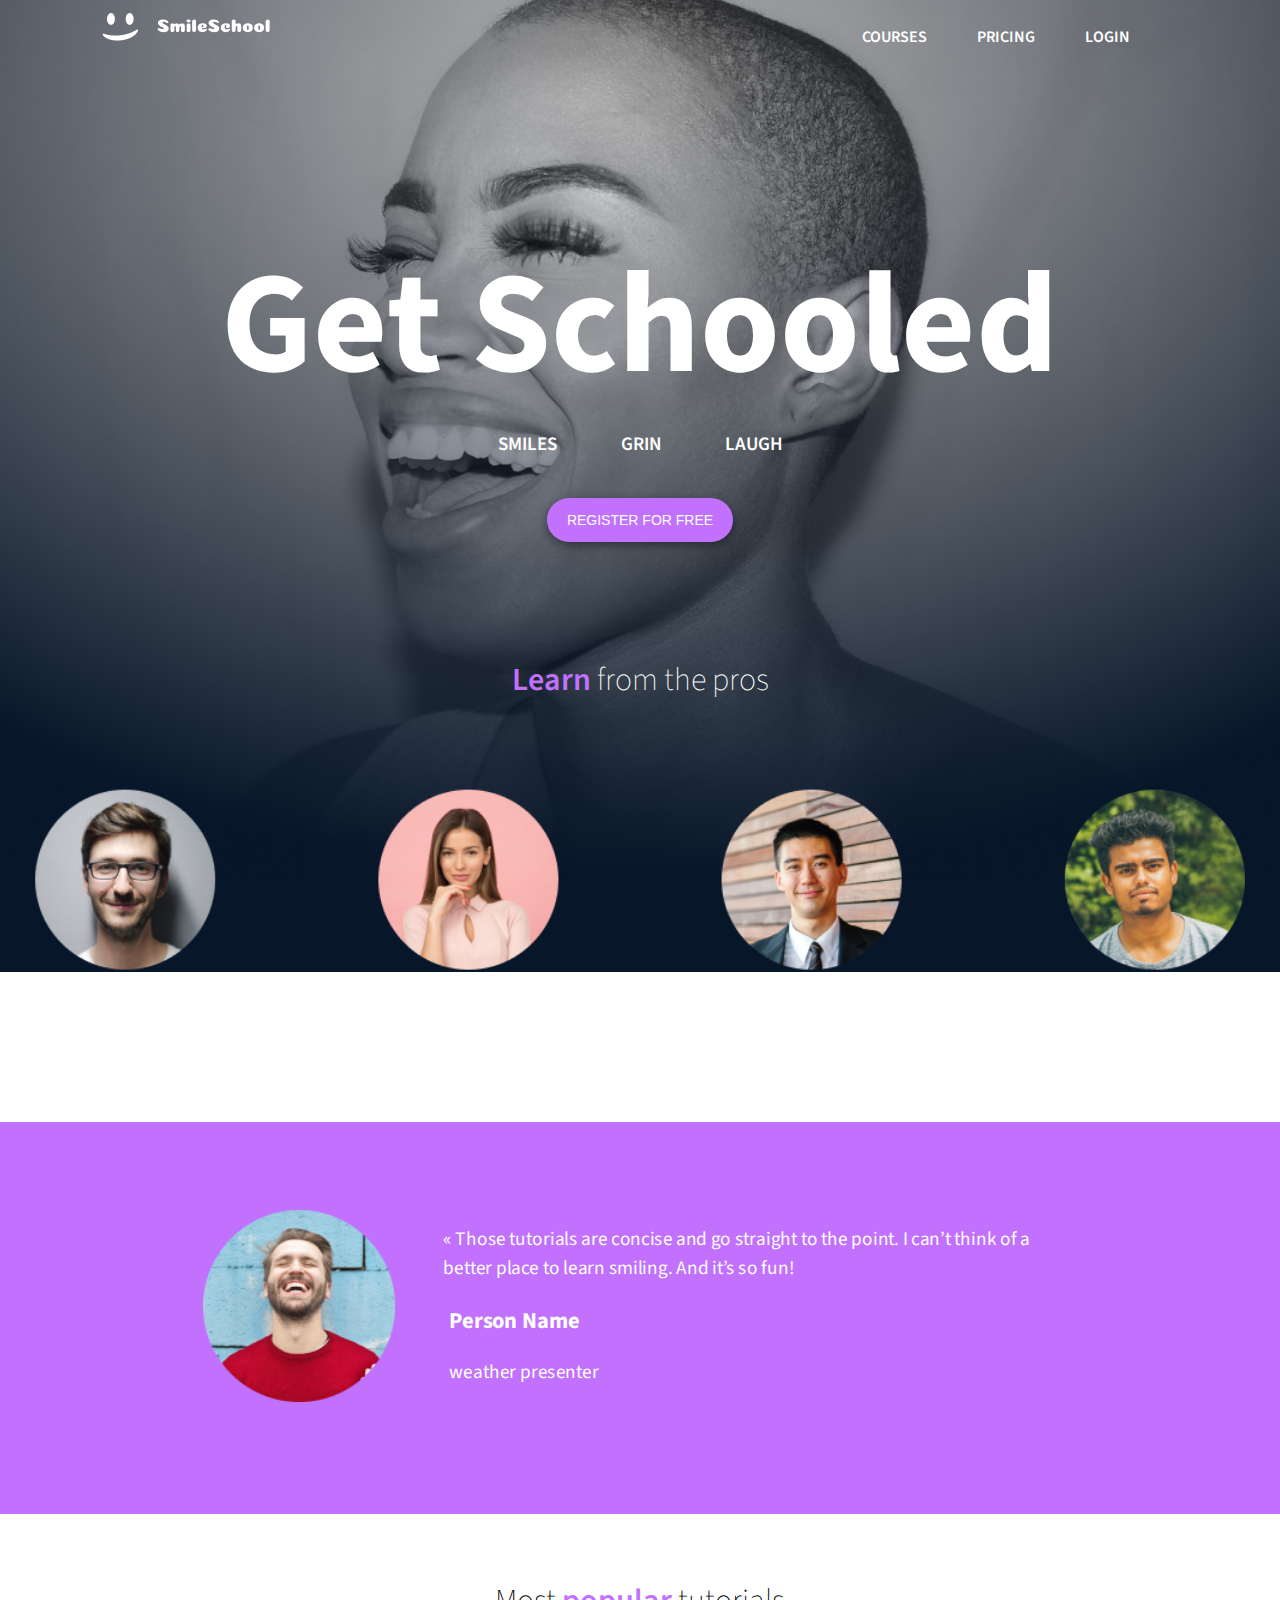
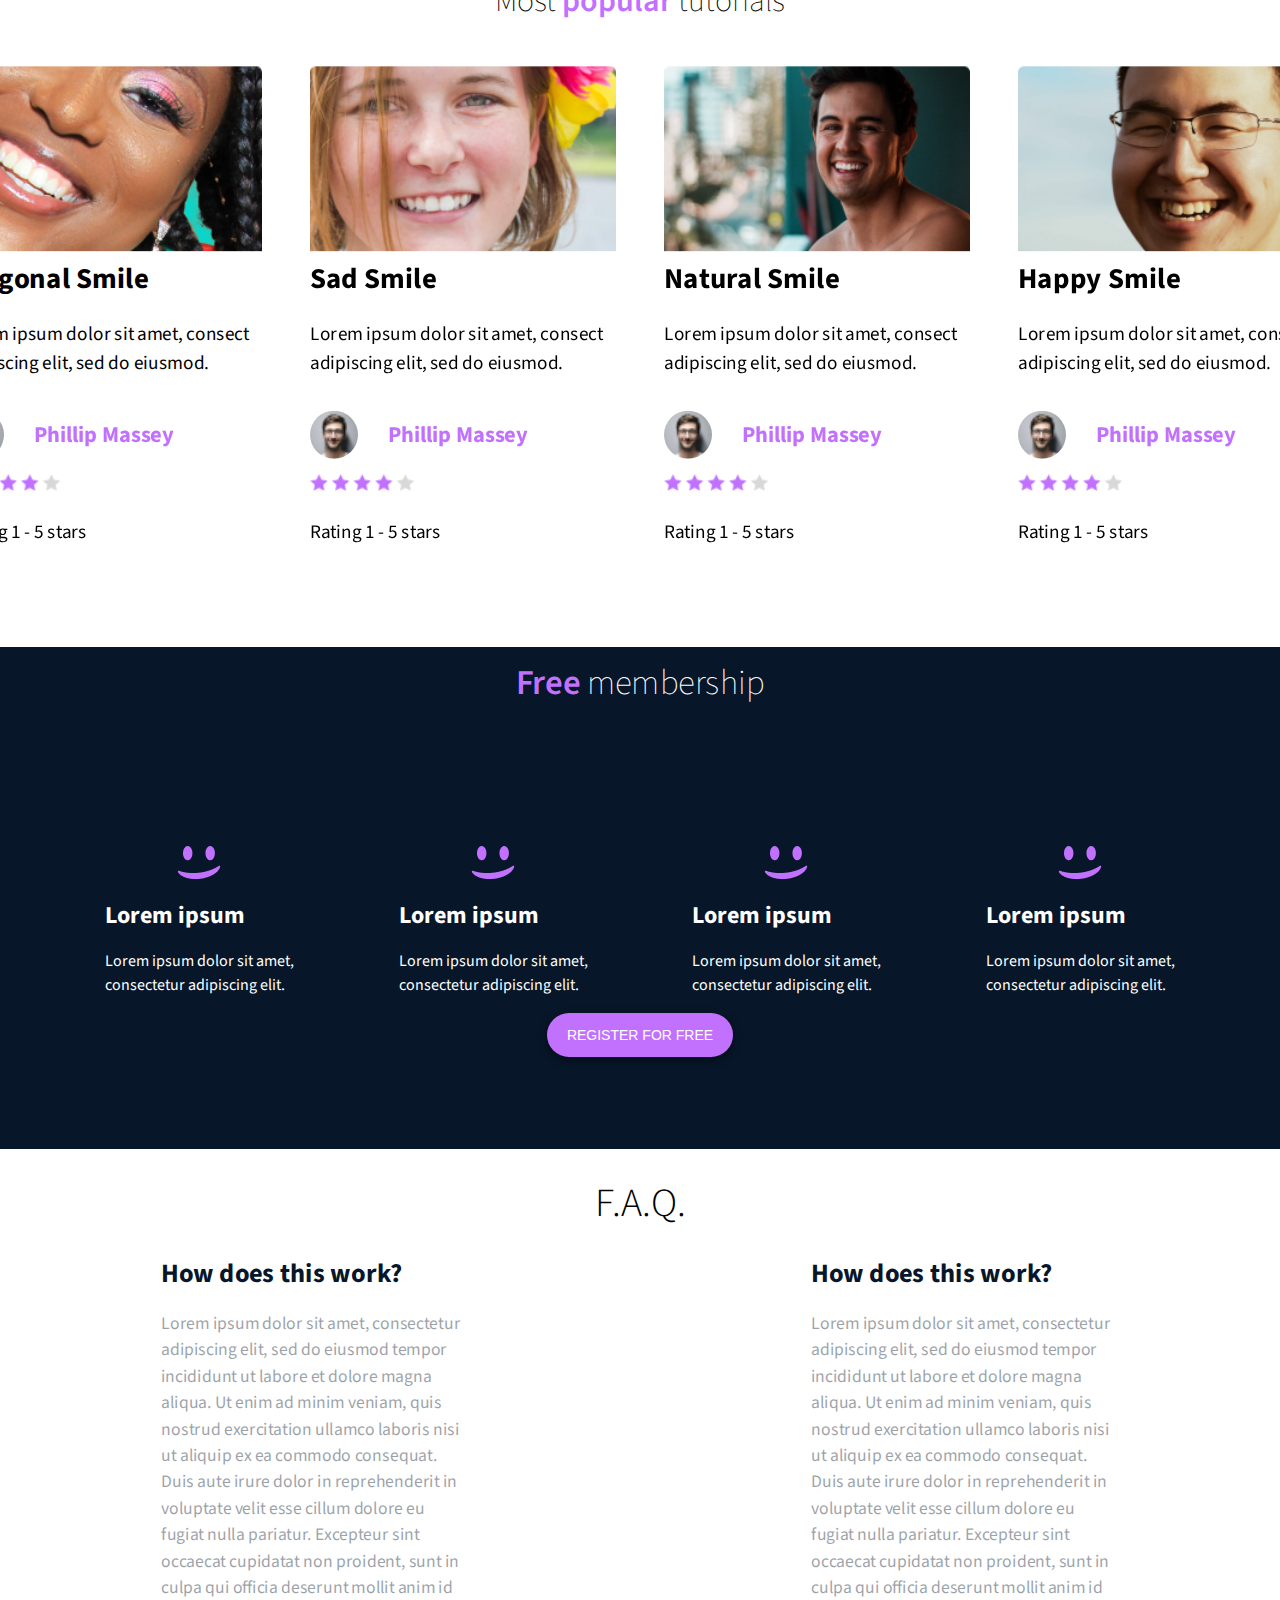
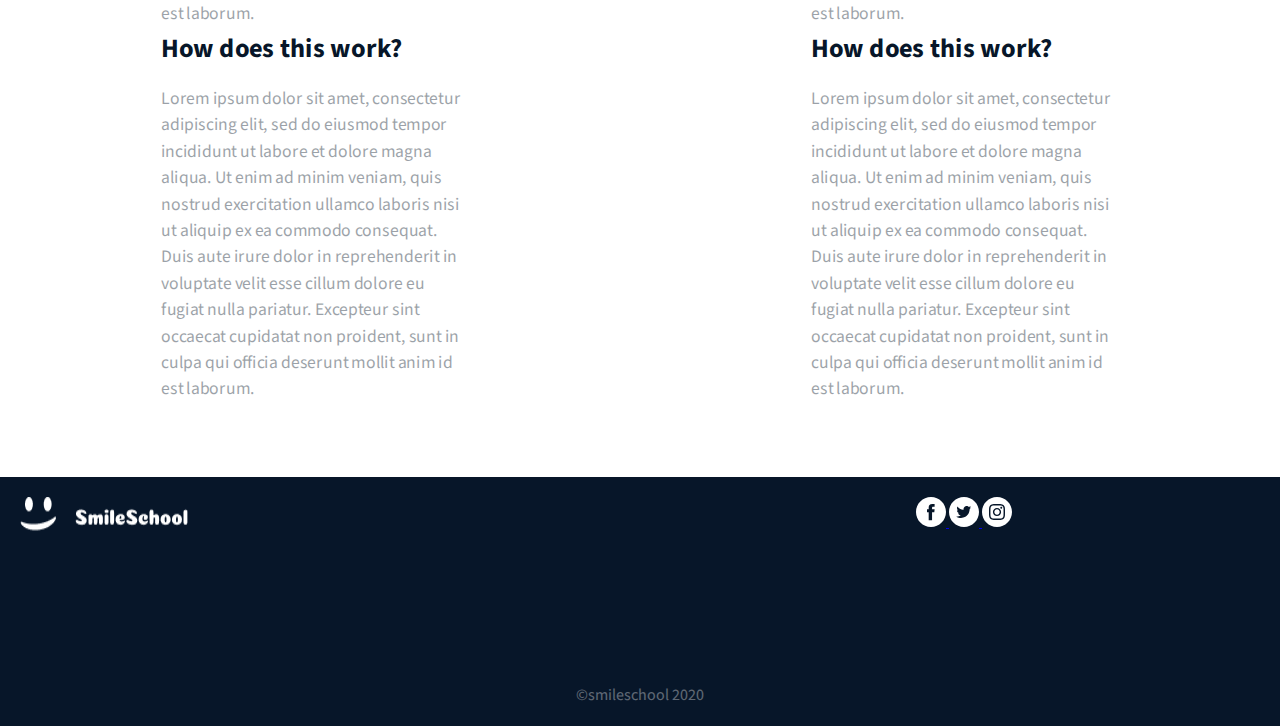
<file: css_advanced/index.html>
<!DOCTYPE html>
<html lang="en">
<head>
    <meta charset="UTF-8">
    <meta name="viewport" content="width=device-width, initial-scale=1.0">
    <link rel="stylesheet" href="styles.css">
    <link rel="stylesheet" href="https://fonts.googleapis.com/css2?family=Source+Sans+Pro:wght@400;700&display=swap">
    <title>Page Title</title>
</head>
<body>
    <!-- Header w Logo -->
    <header>
        <a href="#">
            <img src="imgs/logo.png" alt="SmileSchool Logo" class="logo">
        </a>
        <div class="header-links">
            <ul class="nav">
                <li><a href="#">COURSES</a></li>
                <li><a href="#">PRICING</a></li>
                <li><a href="#">LOGIN</a></li>
            </ul>
        </div>
        <!-- Banner Section-->
        <section class="banner">
            <div class="get-school-w-button">
                <h1>Get Schooled</h1>
                <p>SMILES GRIN LAUGH</p>
                <button>REGISTER FOR FREE</button>
            </div>
            <div>
                <h2 class="the-pros"><span class="purple-word">Learn</span> from the pros</h2>
                <div class="pro-imgs">
                    <div>
                        <img src="imgs/avatar.png" alt="literally Phillip">
                        <h3 class="pros-names">Phillip Massey</h3>
                        <p class="pros-stuff">« Smile of the year » <br>2018 - 2019</p>
                    </div>
                    <div>
                        <img src="imgs/avatar-2.png" alt="Nannie">
                        <h3 class="pros-names">Nannie Lawrence</h3>
                        <p class="pros-stuff">Best « little smile » <br>2017</p>
                    </div>
                    <div>
                        <img src="imgs/avatar-3.png" alt="bruce <3">
                        <h3 class="pros-names">Bruce Walters</h3>
                        <p class="pros-stuff">Best « Friend Smile » <br>live performance 2019</p>
                    </div>
                    <div>
                        <img src="imgs/avatar-4.png" alt="Henry">
                        <h3 class="pros-names">Henry Hughes</h3>
                        <p class="pros-stuff">« 24h smiles » winner <br>2016 - 2019</p>
                    </div>
                </div>
            </div>
        </section>
    </header>
    <main>
        <section class="purple-background">
            <div class="quote-section">
                <img src="imgs/avatarpurple-man.png" alt="man with quote" class="centered-image-pls">
            <div>
                <blockquote>
                    <p class="quote">« Those tutorials are concise and go straight to the point. I can’t think of a <br>better place to learn smiling. And it’s so fun!</p>
                </blockquote>
                <h3 class="person-name">Person Name</h3>
                <p class="person-name">weather presenter</p>
            </div>
        </div>
       </section>
       <section class="video-section">
        <h1 class="video-header">Most <span class="purple-word">popular</span> tutorials</h1>
        <div class="video-container">
            <div class="video-block">
                <img src="imgs/preview.png" alt="Video 1">
                <h2>Diagonal Smile</h2>
                <p>Lorem ipsum dolor sit amet, consect <br>adipiscing elit, sed do eiusmod.</p>
                <div class="author-info">
                    <img src="imgs/1.png" alt="pfp" class="phillip">
                    <h3>Phillip Massey</h3>
                </div>
                <div>
                    <div>
                        <img src="imgs/Star_1.png" alt="Star">
                        <img src="imgs/Star_2.png" alt="Star">
                        <img src="imgs/Star_3.png" alt="Star">
                        <img src="imgs/Star_4.png" alt="Star">
                        <img src="imgs/Star_5.png" alt="Star">
                    </div>
                    <p>Rating 1 - 5 stars</p>
                </div>
            </div>
            <div class="video-block">
                <img src="imgs/preview-2.png" alt="Video 2">
                <h2>Sad Smile</h2>
                <p>Lorem ipsum dolor sit amet, consect <br>adipiscing elit, sed do eiusmod.</p>
                <div class="author-info">
                    <img src="imgs/1.png" alt="Author 1" class="phillip">
                    <h3>Phillip Massey</h3>
                </div>
                <div>
                    <div>
                        <img src="imgs/Star_1.png" alt="Star">
                        <img src="imgs/Star_2.png" alt="Star">
                        <img src="imgs/Star_3.png" alt="Star">
                        <img src="imgs/Star_4.png" alt="Star">
                        <img src="imgs/Star_5.png" alt="Star">
                    </div>
                    <p>Rating 1 - 5 stars</p>
                </div>
            </div>
            <div class="video-block">
                <img src="imgs/preview-3.png" alt="Video 1">
                <h2>Natural Smile</h2>
                <p>Lorem ipsum dolor sit amet, consect <br>adipiscing elit, sed do eiusmod.</p>
                <div class="author-info">
                    <img src="imgs/1.png" alt="Author 1" class="phillip">
                    <h3>Phillip Massey</h3>
                </div>
                <div>
                    <div>
                        <img src="imgs/Star_1.png" alt="Star">
                        <img src="imgs/Star_2.png" alt="Star">
                        <img src="imgs/Star_3.png" alt="Star">
                        <img src="imgs/Star_4.png" alt="Star">
                        <img src="imgs/Star_5.png" alt="Star">
                    </div>
                    <p>Rating 1 - 5 stars</p>
                </div>
            </div>
            <div class="video-block">
                <img src="imgs/preview-4.png" alt="Video 1">
                <h2>Happy Smile</h2>
                <p>Lorem ipsum dolor sit amet, consect <br>adipiscing elit, sed do eiusmod.</p>
                <div class="author-info">
                    <img src="imgs/1.png" alt="Author 1" class="phillip">
                    <h3>Phillip Massey</h3>
                </div>
                <div>
                    <div>
                        <img src="imgs/Star_1.png" alt="Star">
                        <img src="imgs/Star_2.png" alt="Star">
                        <img src="imgs/Star_3.png" alt="Star">
                        <img src="imgs/Star_4.png" alt="Star">
                        <img src="imgs/Star_5.png" alt="Star">
                    </div>
                    <p>Rating 1 - 5 stars</p>
                </div>
            </div>
        </div>
    </section>
    <section class="gross-color-block">
        <h1 class="free-mem"><span class="purple-word">Free</span> membership</h1>
        <div class="filler-text-w-smiley">
            <div>
                <img src="imgs/smile.png" alt="smile little man" class="evil-smiley">
                <h2 class="more-filler">Lorem ipsum</h2>
                <p>Lorem ipsum dolor sit amet,<br> consectetur adipiscing elit.</p>
            </div>
            <div>
                <img src="imgs/smile.png" alt="smile little man" class="evil-smiley">
                <h2 class="more-filler">Lorem ipsum</h2>
                <p>Lorem ipsum dolor sit amet,<br> consectetur adipiscing elit.</p>
            </div>
            <div>
                <img src="imgs/smile.png" alt="smile little man" class="evil-smiley">
                <h2 class="more-filler">Lorem ipsum</h2>
                <p>Lorem ipsum dolor sit amet,<br> consectetur adipiscing elit.</p>
            </div>
            <div>
                <img src="imgs/smile.png" alt="smile little man" class="evil-smiley">
                <h2 class="more-filler">Lorem ipsum</h2>
                <p>Lorem ipsum dolor sit amet,<br> consectetur adipiscing elit.</p>
            </div>
        </div>
        <button class="button-and-button">REGISTER FOR FREE</button>
    </section>
    <section>
        <h1 class="awesome-faq">F.A.Q.</h1>
        <div class="faq-area">
            <div class="faq-question">
                <h2>How does this work?</h2>
                <p>Lorem ipsum dolor sit amet, consectetur adipiscing elit, sed
                do eiusmod tempor incididunt ut labore et dolore magna
                aliqua. Ut enim ad minim veniam, quis nostrud exercitation
                ullamco laboris nisi ut aliquip ex ea commodo consequat.
                Duis aute irure dolor in reprehenderit in voluptate velit esse
                cillum dolore eu fugiat nulla pariatur. Excepteur sint
                occaecat cupidatat non proident, sunt in culpa qui officia
                deserunt mollit anim id est laborum.</p>
            </div>
            <div class="faq-question">
                <h2>How does this work?</h2>
                <p>Lorem ipsum dolor sit amet, consectetur adipiscing elit, sed
                    do eiusmod tempor incididunt ut labore et dolore magna
                    aliqua. Ut enim ad minim veniam, quis nostrud exercitation
                    ullamco laboris nisi ut aliquip ex ea commodo consequat.
                    Duis aute irure dolor in reprehenderit in voluptate velit esse
                    cillum dolore eu fugiat nulla pariatur. Excepteur sint
                    occaecat cupidatat non proident, sunt in culpa qui officia
                    deserunt mollit anim id est laborum.</p>
            </div>
            <div class="faq-question">
                <h2>How does this work?</h2>
                <p>Lorem ipsum dolor sit amet, consectetur adipiscing elit, sed
                    do eiusmod tempor incididunt ut labore et dolore magna
                    aliqua. Ut enim ad minim veniam, quis nostrud exercitation
                    ullamco laboris nisi ut aliquip ex ea commodo consequat.
                    Duis aute irure dolor in reprehenderit in voluptate velit esse
                    cillum dolore eu fugiat nulla pariatur. Excepteur sint
                    occaecat cupidatat non proident, sunt in culpa qui officia
                    deserunt mollit anim id est laborum.</p>
            </div>
            <div class="faq-question">
                <h2>How does this work?</h2>
                <p>Lorem ipsum dolor sit amet, consectetur adipiscing elit, sed
                    do eiusmod tempor incididunt ut labore et dolore magna
                    aliqua. Ut enim ad minim veniam, quis nostrud exercitation
                    ullamco laboris nisi ut aliquip ex ea commodo consequat.
                    Duis aute irure dolor in reprehenderit in voluptate velit esse
                    cillum dolore eu fugiat nulla pariatur. Excepteur sint
                    occaecat cupidatat non proident, sunt in culpa qui officia
                    deserunt mollit anim id est laborum.</p>
        </div>
    </section>
    </main>
    <footer class="feet">
        <div class="footer-content">
            <img src="imgs/logo-2.png" alt="ah yes, the second logo">
            <div class="svgs">
                <a href="facebook.com">
                    <img src="imgs/Facebook_White-1.svg" alt="Fackbook SVG">
                </a>
                <a href="link.com">
                    <img src="imgs/Twitter_White-1.svg" alt="Twitter">
                </a>
                <a href="link.com">
                    <img src="imgs/Instagram_White-1.svg" alt="Instagram">
                </a>
            </div>
        </div>
        <p>©smileschool 2020</p>
    </footer>
</body>
</html>
</file>
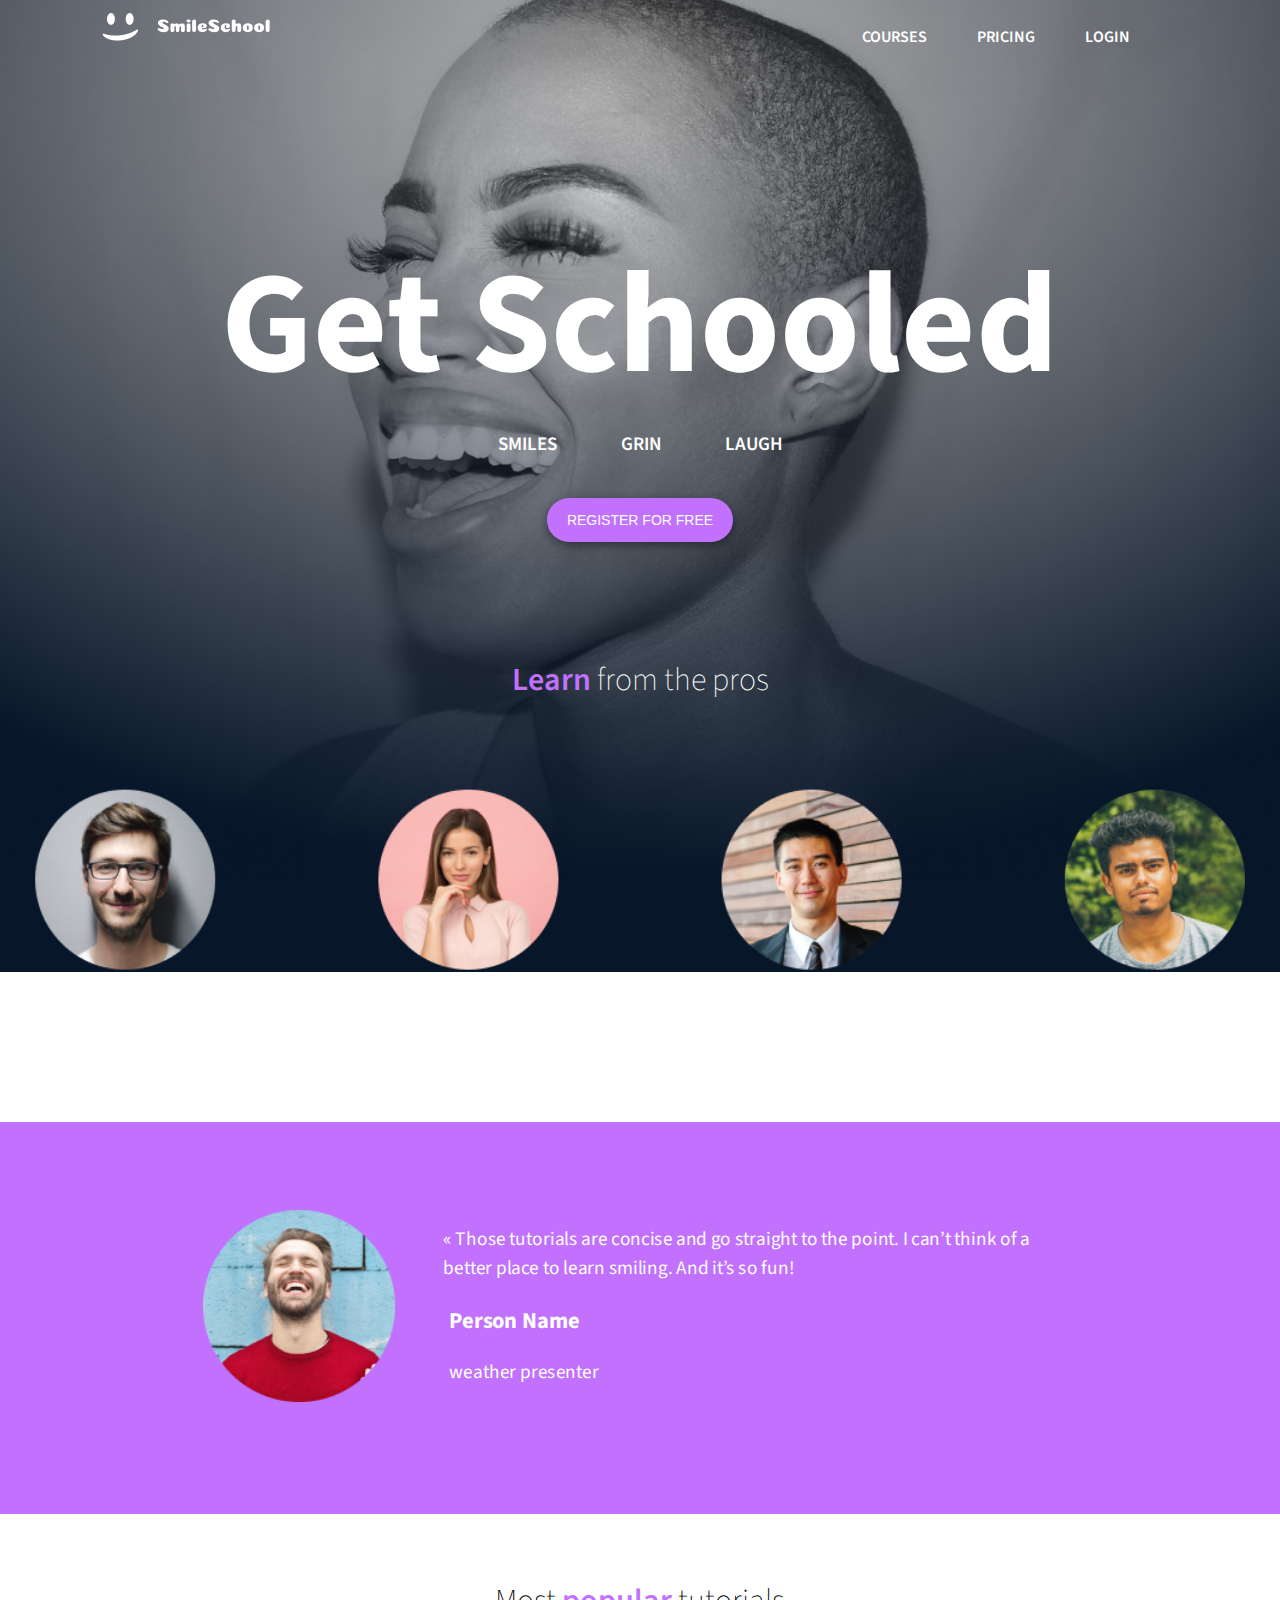
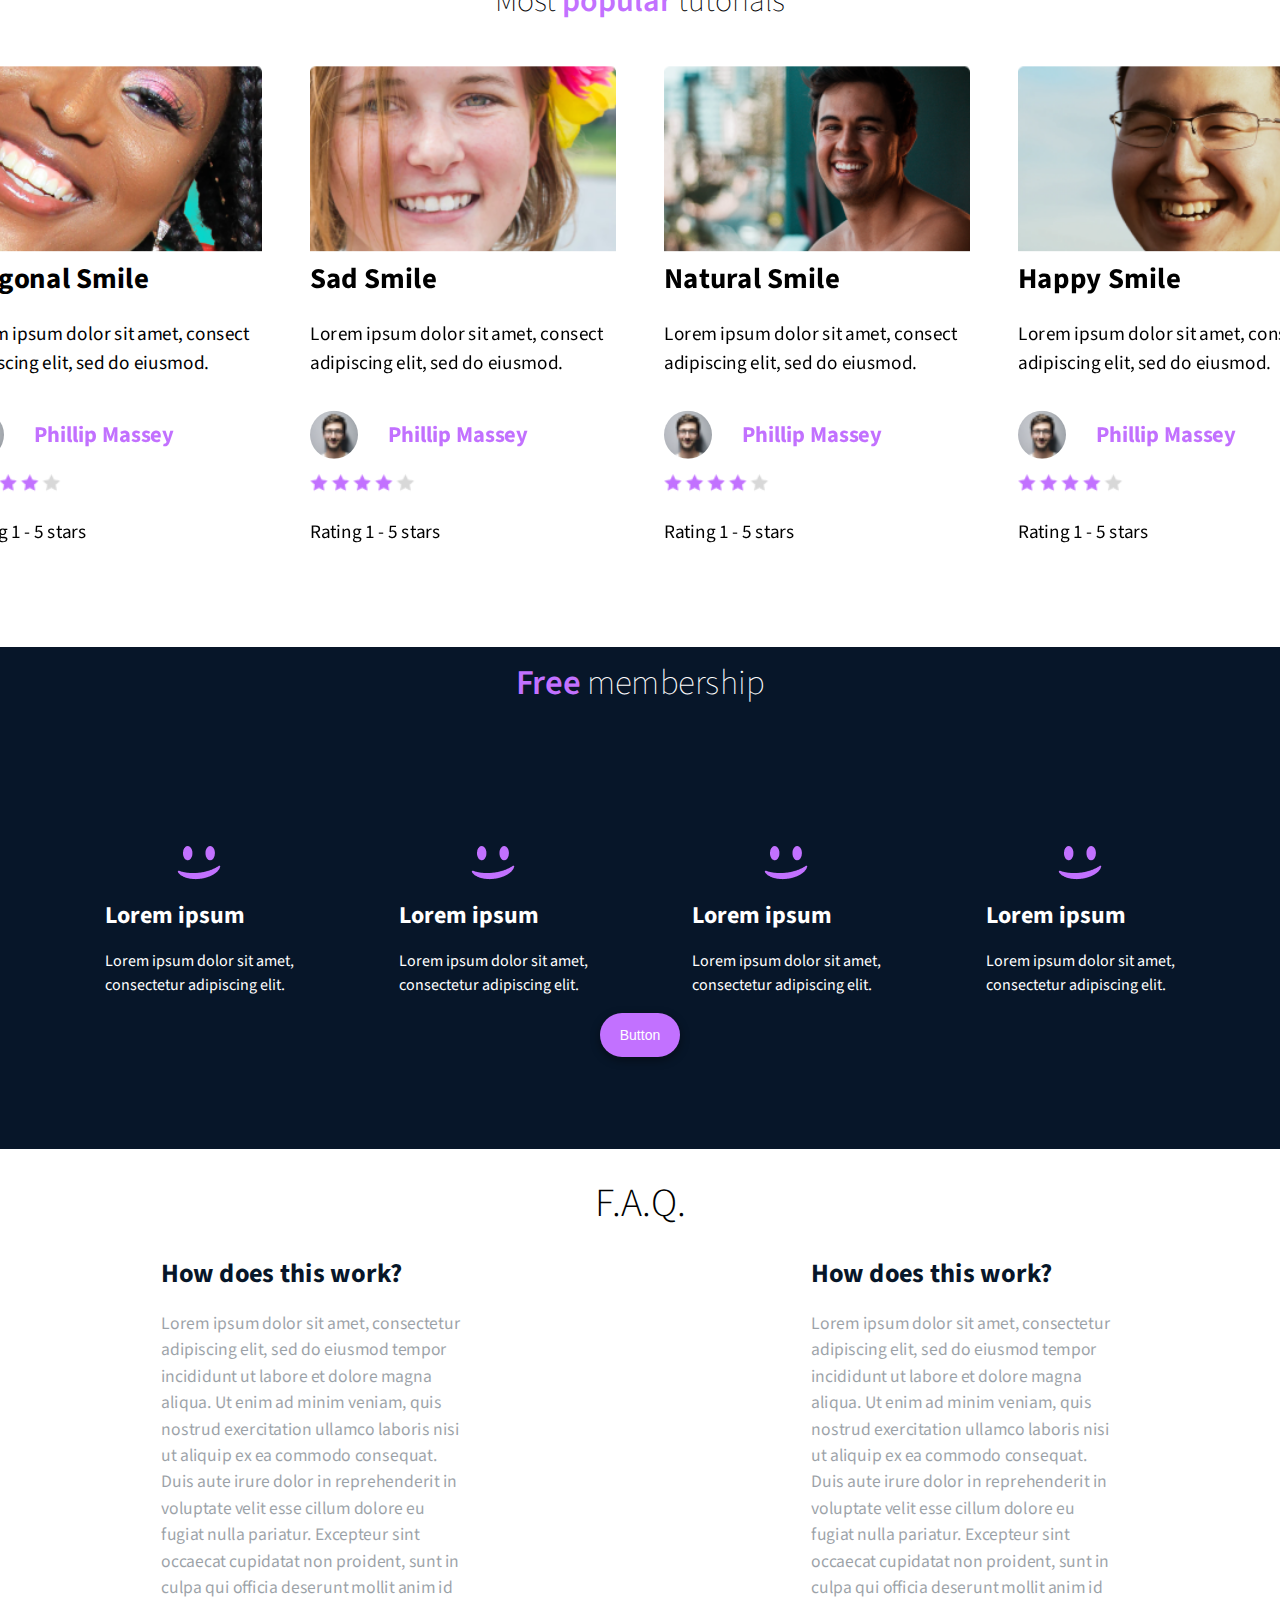
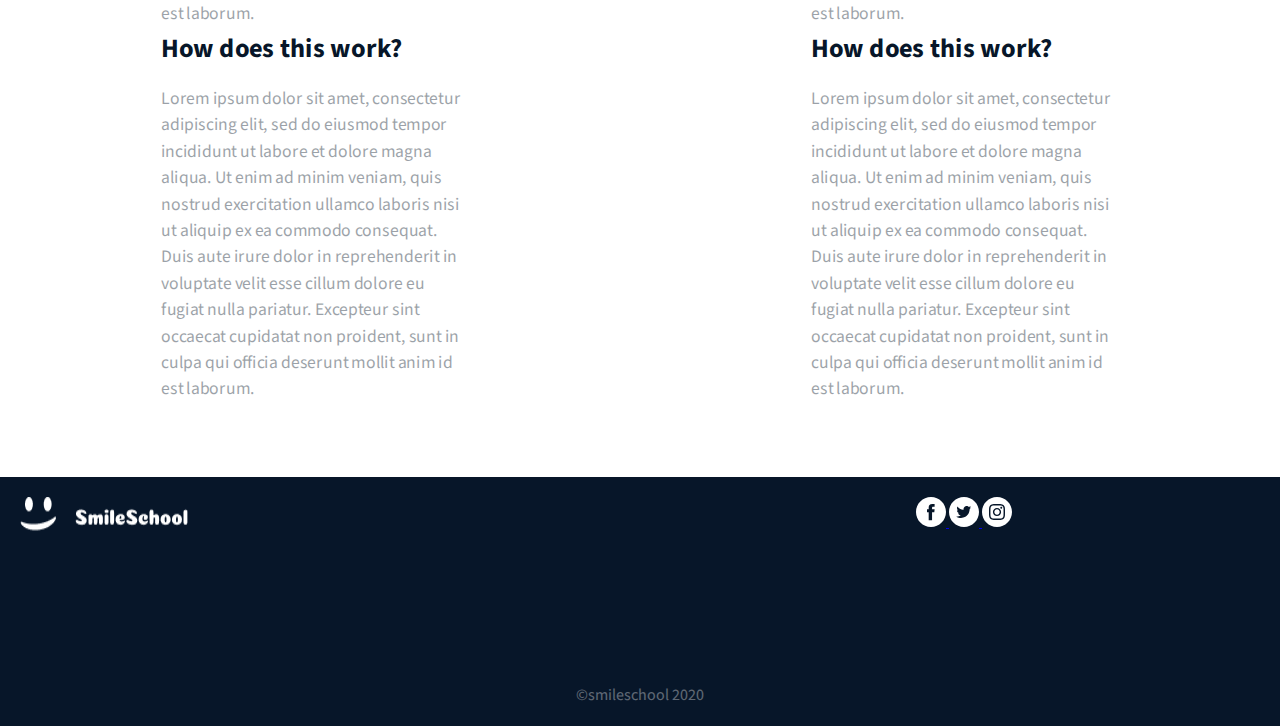
<file: html_advanced/index.html>
<!DOCTYPE html>
<html lang="en">
<head>
    <meta charset="UTF-8">
    <meta name="viewport" content="width=device-width, initial-scale=1.0">
    <link rel="stylesheet" href="../css_advanced/styles.css">
    <link rel="stylesheet" href="https://fonts.googleapis.com/css2?family=Source+Sans+Pro:wght@400;700&display=swap">
    <title>Page Title</title>
</head>
<body>
    <!-- Header w Logo -->
    <header>
        <a href="#">
            <img src="logo.png" alt="SmileSchool Logo" class="logo">
        </a>
        <div class="header-links">
            <ul class="nav">
                <li><a href="#">COURSES</a></li>
                <li><a href="#">PRICING</a></li>
                <li><a href="#">LOGIN</a></li>
            </ul>
        </div>
        <!-- Banner Section-->
        <section class="banner">
            <div class="get-school-w-button">
                <h1>Get Schooled</h1>
                <p>SMILES GRIN LAUGH</p>
                <button>REGISTER FOR FREE</button>
            </div>
            <div>
                <h2 class="the-pros"><span class="purple-word">Learn</span> from the pros</h2>
                <div class="pro-imgs">
                    <div>
                        <img src="avatar.png" alt="literally Phillip">
                        <h3 class="pros-names">Phillip Massey</h3>
                        <p class="pros-stuff">« Smile of the year » <br>2018 - 2019</p>
                    </div>
                    <div>
                        <img src="avatar-2.png" alt="Nannie">
                        <h3 class="pros-names">Nannie Lawrence</h3>
                        <p class="pros-stuff">Best « little smile » <br>2017</p>
                    </div>
                    <div>
                        <img src="avatar-3.png" alt="bruce <3">
                        <h3 class="pros-names">Bruce Walters</h3>
                        <p class="pros-stuff">Best « Friend Smile » <br>live performance 2019</p>
                    </div>
                    <div>
                        <img src="avatar-4.png" alt="Henry">
                        <h3 class="pros-names">Henry Hughes</h3>
                        <p class="pros-stuff">« 24h smiles » winner <br>2016 - 2019</p>
                    </div>
                </div>
            </div>
        </section>
    </header>
    <main>
        <section class="purple-background">
            <div class="quote-section">
                <img src="avatarpurple-man.png" alt="man with quote" class="centered-image-pls">
            <div>
                <blockquote>
                    <p class="quote">« Those tutorials are concise and go straight to the point. I can’t think of a <br>better place to learn smiling. And it’s so fun!</p>
                </blockquote>
                <h3 class="person-name">Person Name</h3>
                <p class="person-name">weather presenter</p>
            </div>
        </div>
       </section>
       <section class="video-section">
        <h1 class="video-header">Most <span class="purple-word">popular</span> tutorials</h1>
        <div class="video-container">
            <div class="video-block">
                <img src="preview.png" alt="Video 1">
                <h2>Diagonal Smile</h2>
                <p>Lorem ipsum dolor sit amet, consect <br>adipiscing elit, sed do eiusmod.</p>
                <div class="author-info">
                    <img src="1.png" alt="pfp" class="phillip">
                    <h3>Phillip Massey</h3>
                </div>
                <div>
                    <div>
                        <img src="Star_1.png" alt="Star">
                        <img src="Star_2.png" alt="Star">
                        <img src="Star_3.png" alt="Star">
                        <img src="Star_4.png" alt="Star">
                        <img src="Star_5.png" alt="Star">
                    </div>
                    <p>Rating 1 - 5 stars</p>
                </div>
            </div>
            <div class="video-block">
                <img src="preview-2.png" alt="Video 2">
                <h2>Sad Smile</h2>
                <p>Lorem ipsum dolor sit amet, consect <br>adipiscing elit, sed do eiusmod.</p>
                <div class="author-info">
                    <img src="1.png" alt="Author 1" class="phillip">
                    <h3>Phillip Massey</h3>
                </div>
                <div>
                    <div>
                        <img src="Star_1.png" alt="Star">
                        <img src="Star_2.png" alt="Star">
                        <img src="Star_3.png" alt="Star">
                        <img src="Star_4.png" alt="Star">
                        <img src="Star_5.png" alt="Star">
                    </div>
                    <p>Rating 1 - 5 stars</p>
                </div>
            </div>
            <div class="video-block">
                <img src="preview-3.png" alt="Video 1">
                <h2>Natural Smile</h2>
                <p>Lorem ipsum dolor sit amet, consect <br>adipiscing elit, sed do eiusmod.</p>
                <div class="author-info">
                    <img src="1.png" alt="Author 1" class="phillip">
                    <h3>Phillip Massey</h3>
                </div>
                <div>
                    <div>
                        <img src="Star_1.png" alt="Star">
                        <img src="Star_2.png" alt="Star">
                        <img src="Star_3.png" alt="Star">
                        <img src="Star_4.png" alt="Star">
                        <img src="Star_5.png" alt="Star">
                    </div>
                    <p>Rating 1 - 5 stars</p>
                </div>
            </div>
            <div class="video-block">
                <img src="preview-4.png" alt="Video 1">
                <h2>Happy Smile</h2>
                <p>Lorem ipsum dolor sit amet, consect <br>adipiscing elit, sed do eiusmod.</p>
                <div class="author-info">
                    <img src="1.png" alt="Author 1" class="phillip">
                    <h3>Phillip Massey</h3>
                </div>
                <div>
                    <div>
                        <img src="Star_1.png" alt="Star">
                        <img src="Star_2.png" alt="Star">
                        <img src="Star_3.png" alt="Star">
                        <img src="Star_4.png" alt="Star">
                        <img src="Star_5.png" alt="Star">
                    </div>
                    <p>Rating 1 - 5 stars</p>
                </div>
            </div>
        </div>
    </section>
    <section class="gross-color-block">
        <h1 class="free-mem"><span class="purple-word">Free</span> membership</h1>
        <div class="filler-text-w-smiley">
            <div>
                <img src="smile.png" alt="smile little man" class="evil-smiley">
                <h2 class="more-filler">Lorem ipsum</h2>
                <p>Lorem ipsum dolor sit amet,<br> consectetur adipiscing elit.</p>
            </div>
            <div>
                <img src="smile.png" alt="smile little man" class="evil-smiley">
                <h2 class="more-filler">Lorem ipsum</h2>
                <p>Lorem ipsum dolor sit amet,<br> consectetur adipiscing elit.</p>
            </div>
            <div>
                <img src="smile.png" alt="smile little man" class="evil-smiley">
                <h2 class="more-filler">Lorem ipsum</h2>
                <p>Lorem ipsum dolor sit amet,<br> consectetur adipiscing elit.</p>
            </div>
            <div>
                <img src="smile.png" alt="smile little man" class="evil-smiley">
                <h2 class="more-filler">Lorem ipsum</h2>
                <p>Lorem ipsum dolor sit amet,<br> consectetur adipiscing elit.</p>
            </div>
        </div>
        <button class="button-and-button">Button</button>
    </section>
    <section>
        <h1 class="awesome-faq">F.A.Q.</h1>
        <div class="faq-area">
            <div class="faq-question">
                <h2>How does this work?</h2>
                <p>Lorem ipsum dolor sit amet, consectetur adipiscing elit, sed
                do eiusmod tempor incididunt ut labore et dolore magna
                aliqua. Ut enim ad minim veniam, quis nostrud exercitation
                ullamco laboris nisi ut aliquip ex ea commodo consequat.
                Duis aute irure dolor in reprehenderit in voluptate velit esse
                cillum dolore eu fugiat nulla pariatur. Excepteur sint
                occaecat cupidatat non proident, sunt in culpa qui officia
                deserunt mollit anim id est laborum.</p>
            </div>
            <div class="faq-question">
                <h2>How does this work?</h2>
                <p>Lorem ipsum dolor sit amet, consectetur adipiscing elit, sed
                    do eiusmod tempor incididunt ut labore et dolore magna
                    aliqua. Ut enim ad minim veniam, quis nostrud exercitation
                    ullamco laboris nisi ut aliquip ex ea commodo consequat.
                    Duis aute irure dolor in reprehenderit in voluptate velit esse
                    cillum dolore eu fugiat nulla pariatur. Excepteur sint
                    occaecat cupidatat non proident, sunt in culpa qui officia
                    deserunt mollit anim id est laborum.</p>
            </div>
            <div class="faq-question">
                <h2>How does this work?</h2>
                <p>Lorem ipsum dolor sit amet, consectetur adipiscing elit, sed
                    do eiusmod tempor incididunt ut labore et dolore magna
                    aliqua. Ut enim ad minim veniam, quis nostrud exercitation
                    ullamco laboris nisi ut aliquip ex ea commodo consequat.
                    Duis aute irure dolor in reprehenderit in voluptate velit esse
                    cillum dolore eu fugiat nulla pariatur. Excepteur sint
                    occaecat cupidatat non proident, sunt in culpa qui officia
                    deserunt mollit anim id est laborum.</p>
            </div>
            <div class="faq-question">
                <h2>How does this work?</h2>
                <p>Lorem ipsum dolor sit amet, consectetur adipiscing elit, sed
                    do eiusmod tempor incididunt ut labore et dolore magna
                    aliqua. Ut enim ad minim veniam, quis nostrud exercitation
                    ullamco laboris nisi ut aliquip ex ea commodo consequat.
                    Duis aute irure dolor in reprehenderit in voluptate velit esse
                    cillum dolore eu fugiat nulla pariatur. Excepteur sint
                    occaecat cupidatat non proident, sunt in culpa qui officia
                    deserunt mollit anim id est laborum.</p>
        </div>
    </section>
    </main>
    <footer class="feet">
        <div class="footer-content">
            <img src="logo-2.png" alt="ah yes, the second logo">
            <div class="svgs">
                <a href="facebook.com">
                    <img src="Facebook_White-1.svg" alt="Fackbook SVG">
                </a>
                <a href="link.com">
                    <img src="Twitter_White-1.svg" alt="Twitter">
                </a>
                <a href="link.com">
                    <img src="Instagram_White-1.svg" alt="Instagram">
                </a>
            </div>
        </div>
        <p>©smileschool 2020</p>
    </footer>
</body>
</html>
</file>
<file: css_advanced/styles.css>
body {
    background-image: url('imgs/background.png');
    background-size: 100%;
    background-repeat: no-repeat;
    background-position: top;
}

body {
    font-family: 'Source Sans Pro', sans-serif;
}

body, h2 {
    margin: 0;
    padding: 0;
    font-family: 'Source Sans Pro', sans-serif;
}


.logo {
    padding-left: 8%;
    padding-top: 1%;
}

header-links {
    font-family: 'Source Sans Pro' sans-serif;
}

ul {
    list-style-type: none;
    margin: 0;
    padding: 0;
}

.header-links {
    display: flex;
    flex-grow: 1;
    justify-content: flex-end;
}

.nav {
    display: flex;
    margin-top: -1.77%;
    padding-right: 125px;
}

.nav li {
    margin: 0 10px;
}

.nav a {
    text-decoration: none;
    font-family: 'Source Sans Pro', sans-serif;
    font-weight: 600;
    color: #FFFFFF;
    padding: 10px 15px;
}

.get-school-w-button {
    display: flex;
    flex-direction: column;
    align-items: center;
}

.get-school-w-button h1 {
    font-size: 9em;
    margin-top: 175px;
    margin-bottom: 0%;
    padding: 0%;
    text-align: center;
    color:#FFFFFF
}

.get-school-w-button p {
    font-size: 19px;
    margin-top: 2px;
    text-align: center;
    font-weight: 600;
    color: #FFFFFF;
    word-spacing: 60px;
    padding-bottom: 20px;
}

button {
    padding: 14px 20px;
    font-size: 14px;
    cursor: pointer;
    background-color: #C271FF;
    color: #FFFFFF;
    border: none;
    border-radius: 30px;
    box-shadow: 0px 3px 10px rgba(4, 4, 4, 0.437);
}

.the-pros {
    text-align: center;
    margin-top: 115px;
    font-size: 2em;
    font-weight: 200;
    color: #ffffff;
}

.purple-word {
    color: #C271FF;
    font-weight: 600;
}

.pro-imgs {
    display: flex;
    align-items: center;
    justify-content: space-evenly;
    margin-top: 115px;
    transform: scale(1.2);
}

.pros-names {
    color: #FFFFFF;
    text-align: center;
}

.pros-stuff {
    color: #FFFFFF;
    text-align: center;
}

.purple-background {
    background-color: #C271FF;
    color: #FFFFFF;
    margin-top: 20px;
    height: 392px;
    display: flex;
    flex-direction: column;
    align-items: center;
}

.quote-section {
    display: flex;
    align-items: center;
    margin-top: 100px;
    transform: scale(1.2)
}

.centered-image {
    margin-right: 20px;
}

.quote-section div {
    margin-left: auto;
    text-align: right;
}

.person-name {
    text-align: start;
    margin-left: 45px;
}

.quote {
    text-align: left;
}

.video-section {
    display: flex;
    flex-direction: column;
    align-items: center;
    margin-bottom: 8%;
}

.video-header {
    font-size: 32px;
    text-align: center;
    margin: 5%;
    font-family: 'Source Sans Pro', sans-serif;
    font-weight: 200;
}

.video-container {
    display: flex;
    flex-wrap: wrap;
    justify-content: center;
    margin: 0 auto;
    transform: scale(1.2);
}

.video-container h3 {
    color: #C271FF;
}

.video-block {
    flex: 200px;
    max-width: 300px;
    align-items: center;
    margin: 20px;
    background-color: #ffffff;
}

.video-block img {
    max-width: 100%;
    height: auto;
}

.author-info {
    display: flex;
    align-items: center;
}

.author-info img {
    width: 40px;
    height: 40px;
    border-radius: 50%;
}

.gross-color-block {
    background-color: #071629;
    height: 502px;
    color: #FFFFFF;
    display: flex;
    flex-direction: column;
    align-items: center;
    justify-content: center;
    text-align: center;
}

.filler-text-w-smiley {
    display: flex;
    align-items: center;
    justify-content: space-evenly;
    width: 100%;
}

.free-mem {
    font-size: 32px;
    text-align: center;
    position: relative;
    font-family: 'Source Sans Pro', sans-serif;
    font-weight: 200;
    top: -100px;
    transform: scale(1.09);
}

.gross-color-block button {
    
}

.faq-area {
    display: grid;
    grid-template-columns: repeat(2, 1fr);
    grid-gap: 20px;
    margin-bottom: 75px;
}

.faq-question {
    padding-left: 175px;
    padding-right: 175px;
    color: #071629;
    transform: scale(1.1);
}

.faq-question p {
    opacity: 40%;
}

h1 {
    text-align: center;
    margin-bottom: 40px;
    font-size: 40px;
}

h2 {
    font-size: 24px;
    margin-bottom: 10px;
    text-align: left;
}

p {
    font-size: 16px;
    line-height: 1.5;
    text-align: left;
}

.feet {
    background-color: #071629;
    color: #FFFFFF;
    padding: 20px;
    height: 249px !important;
    box-sizing: border-box;
    text-align: center;
    justify-content: center;
}

.footer-content {
    display: flex;
    justify-content: space-between;
    width: 80%;
}

.footer-logo {
}



.feet p {
    font-size: 1em;
    text-align: center;
    margin-top: 150px;
    opacity: 35.17%;
}

.phillip {
    margin-right: 25px;
}

.evil-smiley {
    padding-bottom: 5%;
    padding-top: 0%;
}

.more-filler {

}

.awesome-faq {
    font-weight: 300;
}
</file>
